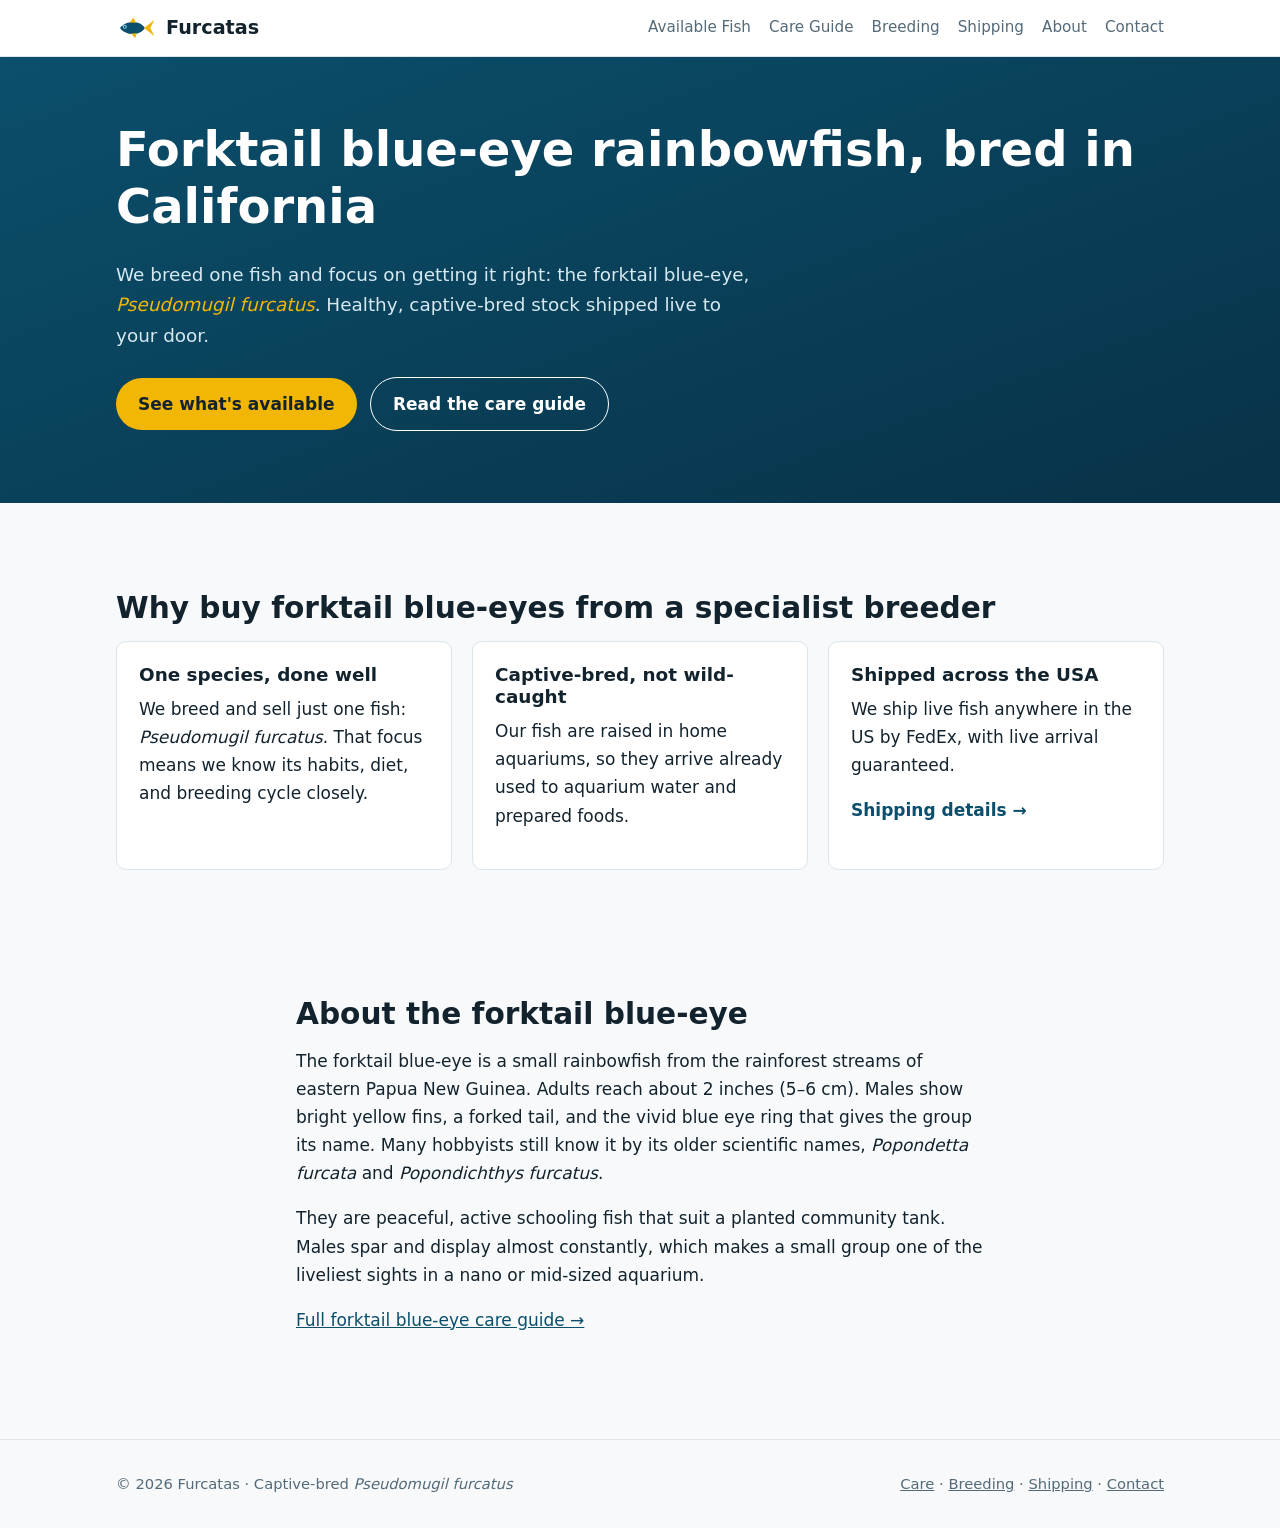
<file: index.html>
<!doctype html>
<html lang="en">
<head>
  <meta charset="utf-8">
  <meta name="viewport" content="width=device-width, initial-scale=1">
  <title>Forktail Blue-Eye Rainbowfish for Sale | Furcatas</title>
  <meta name="description" content="Captive-bred forktail blue-eye rainbowfish (Pseudomugil furcatus) for sale, bred in California and shipped live across the USA. Care guides, breeding tips, and current availability from Furcatas.">
  <link rel="canonical" href="https://furcatas.com/">
  <link rel="icon" href="/img/logo.svg" type="image/svg+xml">
  <link rel="stylesheet" href="/css/style.css">
  <meta property="og:type" content="website">
  <meta property="og:site_name" content="Furcatas">
  <meta property="og:title" content="Forktail Blue-Eye Rainbowfish for Sale | Furcatas">
  <meta property="og:description" content="Captive-bred Pseudomugil furcatus, bred in California and shipped live across the USA.">
  <meta property="og:url" content="https://furcatas.com/">
  <!-- TODO: add og:image once real fish photos exist (1200x630 JPG) -->
  <script type="application/ld+json">
  {
    "@context": "https://schema.org",
    "@graph": [
      {
        "@type": "Organization",
        "@id": "https://furcatas.com/#org",
        "name": "Furcatas",
        "url": "https://furcatas.com/",
        "logo": "https://furcatas.com/img/logo.svg",
        "email": "blueeyefurcatas@gmail.com",
        "description": "Small-scale California breeder of forktail blue-eye rainbowfish (Pseudomugil furcatus), shipping within the USA."
      },
      {
        "@type": "WebSite",
        "@id": "https://furcatas.com/#site",
        "url": "https://furcatas.com/",
        "name": "Furcatas",
        "publisher": { "@id": "https://furcatas.com/#org" }
      }
    ]
  }
  </script>
</head>
<body>
  <header class="site-header">
    <div class="wrap">
      <a class="logo" href="/"><img src="/img/logo.svg" alt="" width="40" height="24">Furcatas</a>
      <nav aria-label="Main">
        <ul class="nav">
          <li><a href="/available/">Available Fish</a></li>
          <li><a href="/forktail-blue-eye-care/">Care Guide</a></li>
          <li><a href="/breeding-forktail-blue-eyes/">Breeding</a></li>
          <li><a href="/shipping/">Shipping</a></li>
          <li><a href="/about/">About</a></li>
          <li><a href="/contact/">Contact</a></li>
        </ul>
      </nav>
    </div>
  </header>

  <main>
    <section class="hero">
      <div class="wrap">
        <h1>Forktail blue-eye rainbowfish, bred in California</h1>
        <p>We breed one fish and focus on getting it right: the forktail blue-eye, <span class="sci">Pseudomugil furcatus</span>. Healthy, captive-bred stock shipped live to your door.</p>
        <a class="btn btn-primary" href="/available/">See what's available</a>
        <a class="btn btn-ghost" href="/forktail-blue-eye-care/">Read the care guide</a>
      </div>
    </section>

    <!-- TODO: hero photo of a male forktail in full color goes here -->

    <section>
      <div class="wrap">
        <h2>Why buy forktail blue-eyes from a specialist breeder</h2>
        <div class="cards">
          <div class="card">
            <h3>One species, done well</h3>
            <p>We breed and sell just one fish: <em>Pseudomugil furcatus</em>. That focus means we know its habits, diet, and breeding cycle closely.</p>
          </div>
          <div class="card">
            <h3>Captive-bred, not wild-caught</h3>
            <p>Our fish are raised in home aquariums, so they arrive already used to aquarium water and prepared foods.</p>
          </div>
          <div class="card">
            <h3>Shipped across the USA</h3>
            <p>We ship live fish anywhere in the US by FedEx, with live arrival guaranteed.</p>
            <a class="more" href="/shipping/">Shipping details →</a>
          </div>
        </div>
      </div>
    </section>

    <section>
      <div class="wrap prose">
        <h2>About the forktail blue-eye</h2>
        <p>The forktail blue-eye is a small rainbowfish from the rainforest streams of eastern Papua New Guinea. Adults reach about 2 inches (5–6 cm). Males show bright yellow fins, a forked tail, and the vivid blue eye ring that gives the group its name. Many hobbyists still know it by its older scientific names, <em>Popondetta furcata</em> and <em>Popondichthys furcatus</em>.</p>
        <p>They are peaceful, active schooling fish that suit a planted community tank. Males spar and display almost constantly, which makes a small group one of the liveliest sights in a nano or mid-sized aquarium.</p>
        <p><a href="/forktail-blue-eye-care/">Full forktail blue-eye care guide →</a></p>
      </div>
    </section>
  </main>

  <footer class="site-footer">
    <div class="wrap">
      <span>© 2026 Furcatas · Captive-bred <em>Pseudomugil furcatus</em></span>
      <span><a href="/forktail-blue-eye-care/">Care</a> · <a href="/breeding-forktail-blue-eyes/">Breeding</a> · <a href="/shipping/">Shipping</a> · <a href="/contact/">Contact</a></span>
    </div>
  </footer>
</body>
</html>
</file>
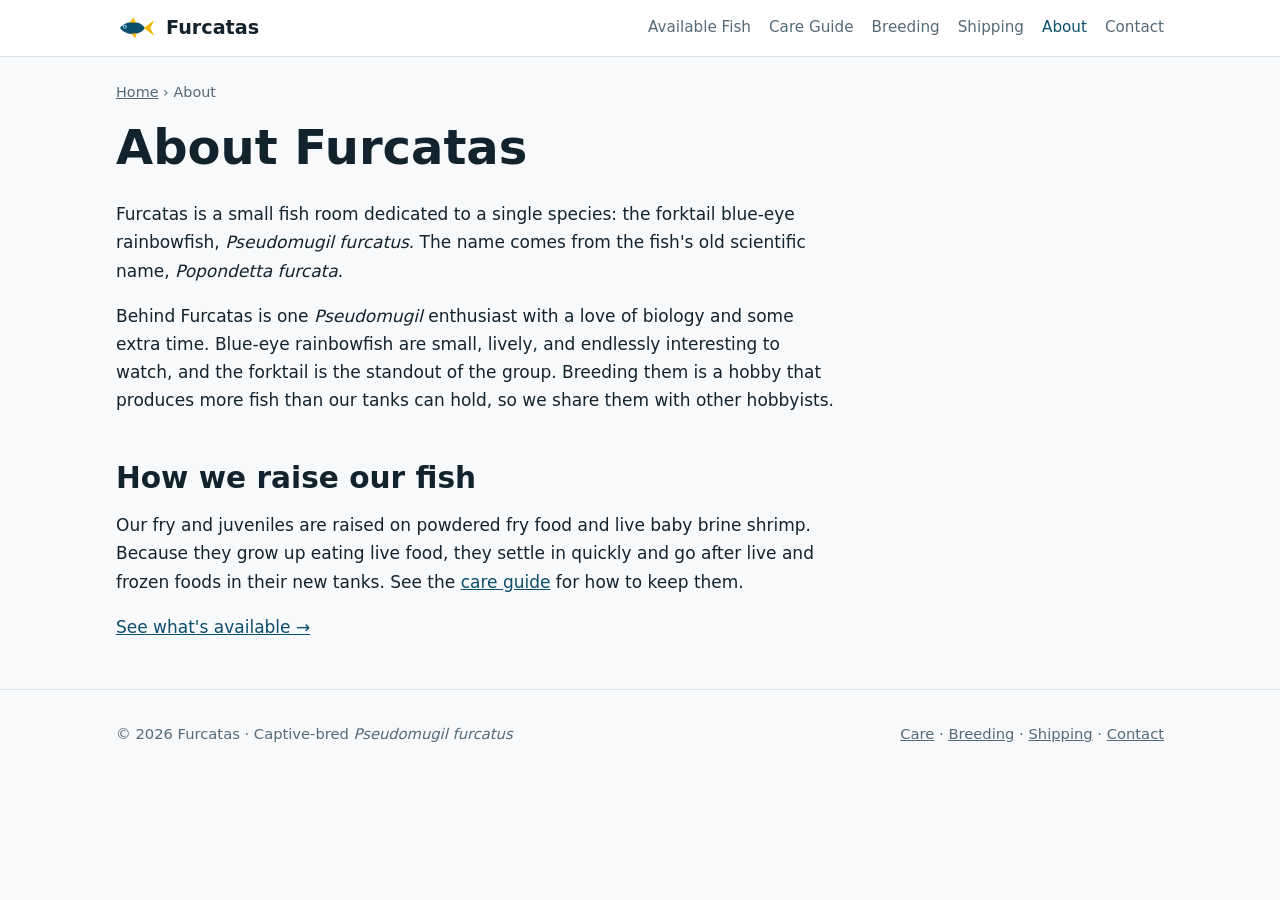
<file: about/index.html>
<!doctype html>
<html lang="en">
<head>
  <meta charset="utf-8">
  <meta name="viewport" content="width=device-width, initial-scale=1">
  <title>About Furcatas: Forktail Blue-Eye Breeder</title>
  <meta name="description" content="Furcatas is a small, specialist breeder of forktail blue-eye rainbowfish (Pseudomugil furcatus) in California.">
  <link rel="canonical" href="https://furcatas.com/about/">
  <link rel="icon" href="/img/logo.svg" type="image/svg+xml">
  <link rel="stylesheet" href="/css/style.css">
  <meta property="og:type" content="website">
  <meta property="og:site_name" content="Furcatas">
  <meta property="og:title" content="About Furcatas: Forktail Blue-Eye Breeder">
  <meta property="og:description" content="Furcatas is a small, specialist breeder of forktail blue-eye rainbowfish (Pseudomugil furcatus) in California.">
  <meta property="og:url" content="https://furcatas.com/about/">
  <script type="application/ld+json">
  {
    "@context": "https://schema.org",
    "@type": "BreadcrumbList",
    "itemListElement": [
      { "@type": "ListItem", "position": 1, "name": "Home", "item": "https://furcatas.com/" },
      { "@type": "ListItem", "position": 2, "name": "About", "item": "https://furcatas.com/about/" }
    ]
  }
  </script>
</head>
<body>
  <header class="site-header">
    <div class="wrap">
      <a class="logo" href="/"><img src="/img/logo.svg" alt="" width="40" height="24">Furcatas</a>
      <nav aria-label="Main">
        <ul class="nav">
          <li><a href="/available/">Available Fish</a></li>
          <li><a href="/forktail-blue-eye-care/">Care Guide</a></li>
          <li><a href="/breeding-forktail-blue-eyes/">Breeding</a></li>
          <li><a href="/shipping/">Shipping</a></li>
          <li><a href="/about/" aria-current="page">About</a></li>
          <li><a href="/contact/">Contact</a></li>
        </ul>
      </nav>
    </div>
  </header>

  <main class="wrap">
    <p class="breadcrumb"><a href="/">Home</a> › About</p>
    <div class="prose">
      <h1>About Furcatas</h1>
      <p>Furcatas is a small fish room dedicated to a single species: the forktail blue-eye rainbowfish, <em>Pseudomugil furcatus</em>. The name comes from the fish's old scientific name, <em>Popondetta furcata</em>.</p>
      <p>Behind Furcatas is one <em>Pseudomugil</em> enthusiast with a love of biology and some extra time. Blue-eye rainbowfish are small, lively, and endlessly interesting to watch, and the forktail is the standout of the group. Breeding them is a hobby that produces more fish than our tanks can hold, so we share them with other hobbyists.</p>
      <!-- TODO: add a fish room photo here once available -->
      <h2>How we raise our fish</h2>
      <p>Our fry and juveniles are raised on powdered fry food and live baby brine shrimp. Because they grow up eating live food, they settle in quickly and go after live and frozen foods in their new tanks. See the <a href="/forktail-blue-eye-care/">care guide</a> for how to keep them.</p>
      <p><a href="/available/">See what's available →</a></p>
    </div>
  </main>

  <footer class="site-footer">
    <div class="wrap">
      <span>© 2026 Furcatas · Captive-bred <em>Pseudomugil furcatus</em></span>
      <span><a href="/forktail-blue-eye-care/">Care</a> · <a href="/breeding-forktail-blue-eyes/">Breeding</a> · <a href="/shipping/">Shipping</a> · <a href="/contact/">Contact</a></span>
    </div>
  </footer>
</body>
</html>
</file>
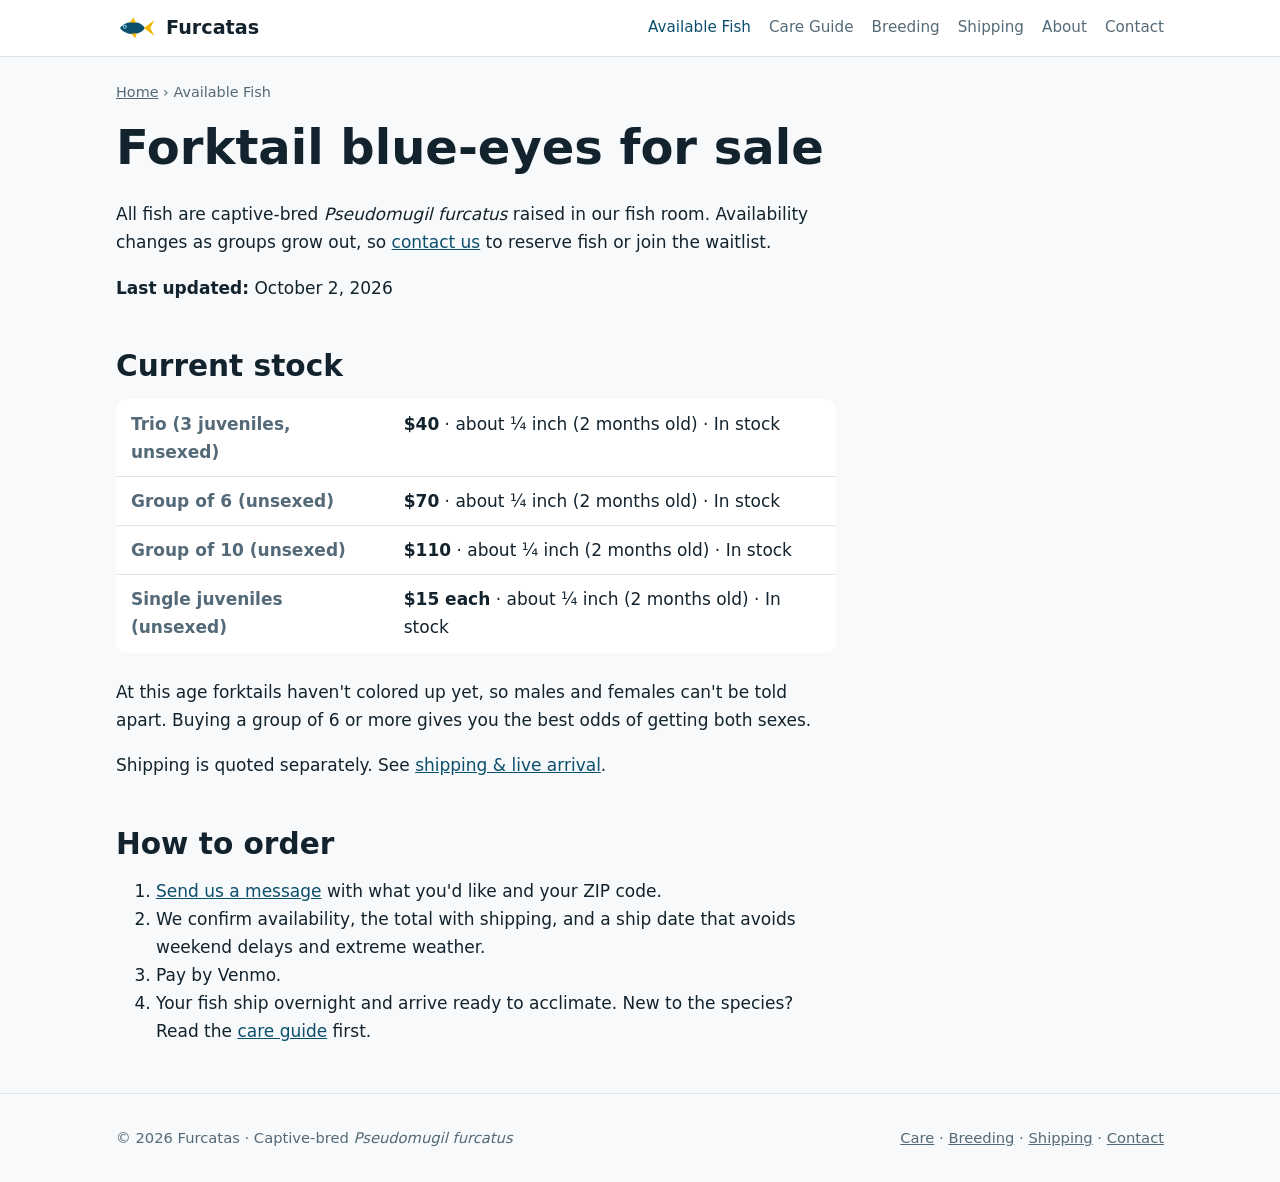
<file: available/index.html>
<!doctype html>
<html lang="en">
<head>
  <meta charset="utf-8">
  <meta name="viewport" content="width=device-width, initial-scale=1">
  <title>Forktail Blue-Eyes for Sale: Current Availability | Furcatas</title>
  <meta name="description" content="Captive-bred forktail blue-eye rainbowfish (Pseudomugil furcatus) currently available: trios, groups, and single juveniles shipped live across the USA.">
  <link rel="canonical" href="https://furcatas.com/available/">
  <link rel="icon" href="/img/logo.svg" type="image/svg+xml">
  <link rel="stylesheet" href="/css/style.css">
  <meta property="og:type" content="website">
  <meta property="og:site_name" content="Furcatas">
  <meta property="og:title" content="Forktail Blue-Eyes for Sale: Current Availability | Furcatas">
  <meta property="og:description" content="Captive-bred forktail blue-eye rainbowfish (Pseudomugil furcatus) currently available: trios, groups, and single juveniles shipped live across the USA.">
  <meta property="og:url" content="https://furcatas.com/available/">
  <script type="application/ld+json">
  {
    "@context": "https://schema.org",
    "@type": "BreadcrumbList",
    "itemListElement": [
      { "@type": "ListItem", "position": 1, "name": "Home", "item": "https://furcatas.com/" },
      { "@type": "ListItem", "position": 2, "name": "Available Fish", "item": "https://furcatas.com/available/" }
    ]
  }
  </script>
</head>
<body>
  <header class="site-header">
    <div class="wrap">
      <a class="logo" href="/"><img src="/img/logo.svg" alt="" width="40" height="24">Furcatas</a>
      <nav aria-label="Main">
        <ul class="nav">
          <li><a href="/available/" aria-current="page">Available Fish</a></li>
          <li><a href="/forktail-blue-eye-care/">Care Guide</a></li>
          <li><a href="/breeding-forktail-blue-eyes/">Breeding</a></li>
          <li><a href="/shipping/">Shipping</a></li>
          <li><a href="/about/">About</a></li>
          <li><a href="/contact/">Contact</a></li>
        </ul>
      </nav>
    </div>
  </header>

  <main class="wrap">
    <p class="breadcrumb"><a href="/">Home</a> › Available Fish</p>
    <div class="prose">
      <h1>Forktail blue-eyes for sale</h1>
      <p>All fish are captive-bred <em>Pseudomugil furcatus</em> raised in our fish room. Availability changes as groups grow out, so <a href="/contact/">contact us</a> to reserve fish or join the waitlist.</p>
      <p><strong>Last updated:</strong> October 2, 2026</p>

      <h2>Current stock</h2>
      <table class="facts">
        <tr><th>Trio (3 juveniles, unsexed)</th><td><strong>$40</strong> · about ¼ inch (2 months old) · In stock</td></tr>
        <tr><th>Group of 6 (unsexed)</th><td><strong>$70</strong> · about ¼ inch (2 months old) · In stock</td></tr>
        <tr><th>Group of 10 (unsexed)</th><td><strong>$110</strong> · about ¼ inch (2 months old) · In stock</td></tr>
        <tr><th>Single juveniles (unsexed)</th><td><strong>$15 each</strong> · about ¼ inch (2 months old) · In stock</td></tr>
      </table>
      <p>At this age forktails haven't colored up yet, so males and females can't be told apart. Buying a group of 6 or more gives you the best odds of getting both sexes.</p>
      <p>Shipping is quoted separately. See <a href="/shipping/">shipping &amp; live arrival</a>.</p>

      <!-- TODO: Photo placeholder: an actual group from current stock -->

      <h2>How to order</h2>
      <ol>
        <li><a href="/contact/">Send us a message</a> with what you'd like and your ZIP code.</li>
        <li>We confirm availability, the total with shipping, and a ship date that avoids weekend delays and extreme weather.</li>
        <li>Pay by Venmo.</li>
        <li>Your fish ship overnight and arrive ready to acclimate. New to the species? Read the <a href="/forktail-blue-eye-care/">care guide</a> first.</li>
      </ol>
    </div>
  </main>

  <footer class="site-footer">
    <div class="wrap">
      <span>© 2026 Furcatas · Captive-bred <em>Pseudomugil furcatus</em></span>
      <span><a href="/forktail-blue-eye-care/">Care</a> · <a href="/breeding-forktail-blue-eyes/">Breeding</a> · <a href="/shipping/">Shipping</a> · <a href="/contact/">Contact</a></span>
    </div>
  </footer>
</body>
</html>
</file>
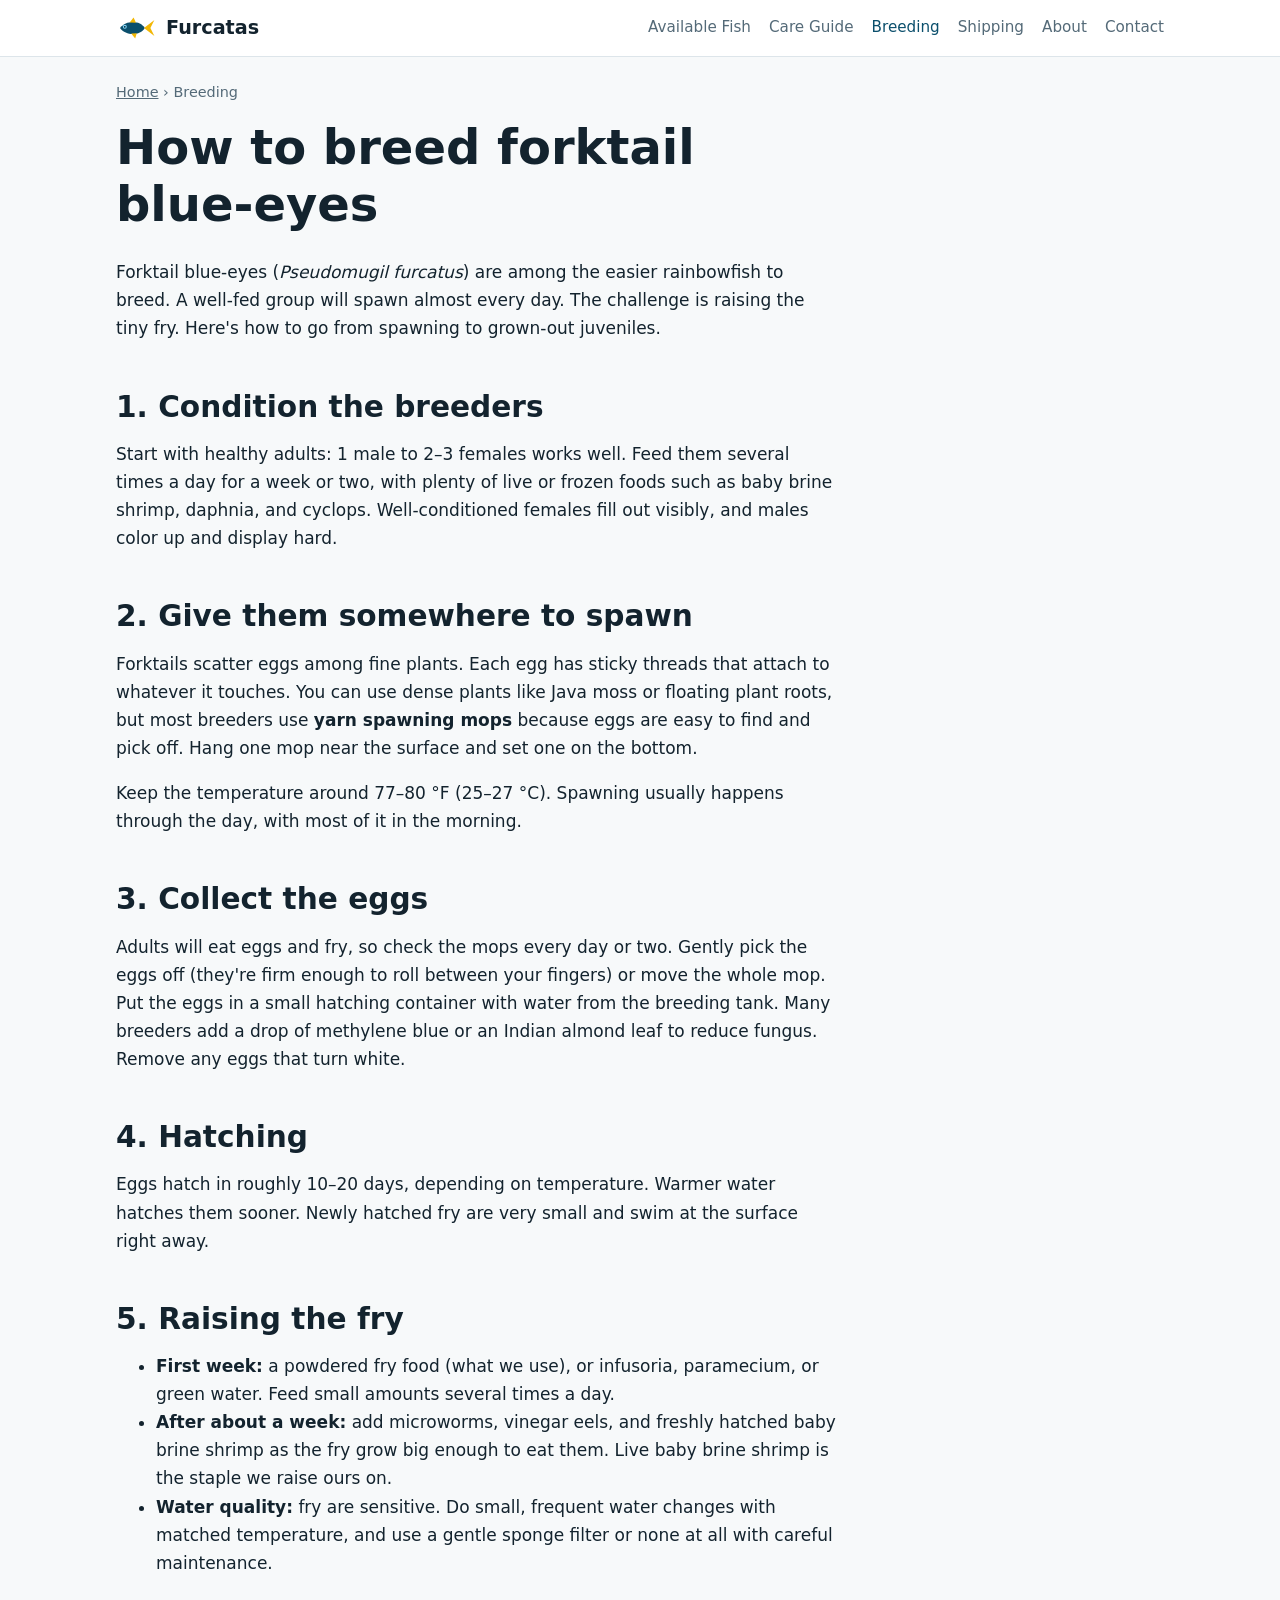
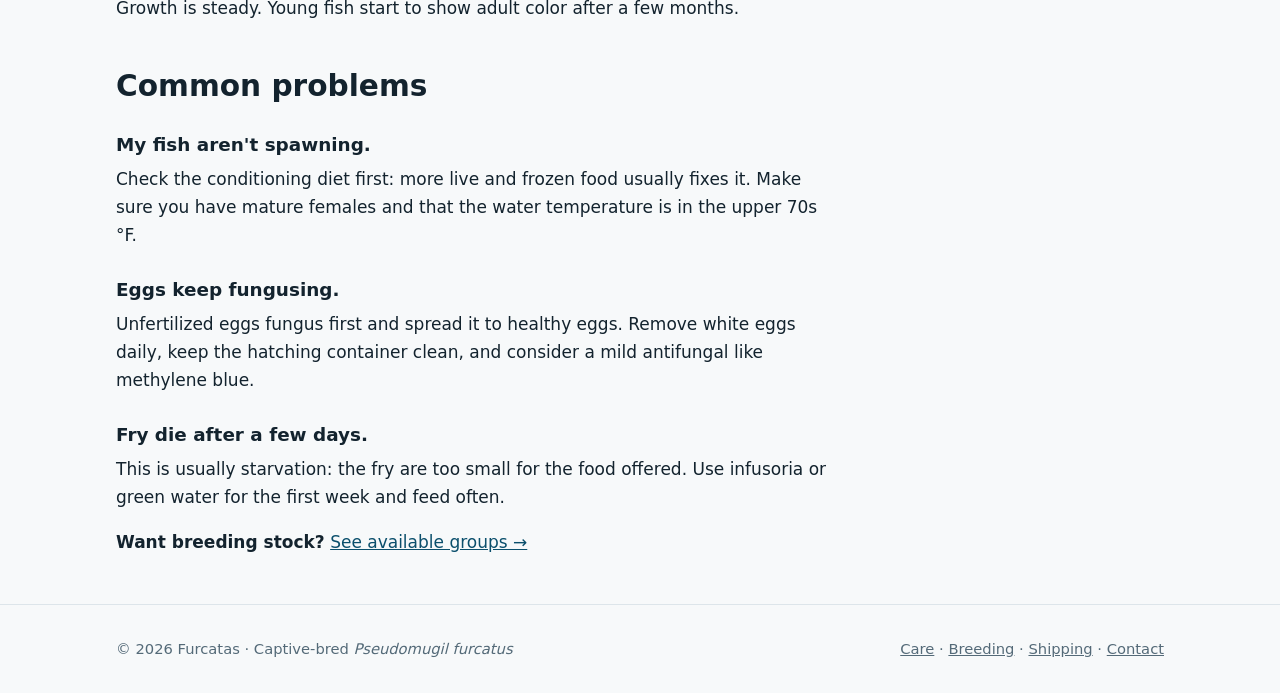
<file: breeding-forktail-blue-eyes/index.html>
<!doctype html>
<html lang="en">
<head>
  <meta charset="utf-8">
  <meta name="viewport" content="width=device-width, initial-scale=1">
  <title>How to Breed Forktail Blue-Eye Rainbowfish | Furcatas</title>
  <meta name="description" content="A breeder's guide to spawning forktail blue-eyes (Pseudomugil furcatus): conditioning, spawning mops, collecting eggs, hatching, and raising fry.">
  <link rel="canonical" href="https://furcatas.com/breeding-forktail-blue-eyes/">
  <link rel="icon" href="/img/logo.svg" type="image/svg+xml">
  <link rel="stylesheet" href="/css/style.css">
  <meta property="og:type" content="article">
  <meta property="og:site_name" content="Furcatas">
  <meta property="og:title" content="How to Breed Forktail Blue-Eye Rainbowfish">
  <meta property="og:description" content="Conditioning, spawning mops, egg collection, and raising Pseudomugil furcatus fry.">
  <meta property="og:url" content="https://furcatas.com/breeding-forktail-blue-eyes/">
  <script type="application/ld+json">
  {
    "@context": "https://schema.org",
    "@graph": [
      {
        "@type": "Article",
        "headline": "How to Breed Forktail Blue-Eye Rainbowfish",
        "description": "Conditioning, spawning, egg collection, hatching, and raising Pseudomugil furcatus fry.",
        "datePublished": "2026-10-01",
        "dateModified": "2026-10-01",
        "author": { "@type": "Organization", "name": "Furcatas", "url": "https://furcatas.com/" },
        "publisher": { "@id": "https://furcatas.com/#org" },
        "mainEntityOfPage": "https://furcatas.com/breeding-forktail-blue-eyes/"
      },
      {
        "@type": "BreadcrumbList",
        "itemListElement": [
          { "@type": "ListItem", "position": 1, "name": "Home", "item": "https://furcatas.com/" },
          { "@type": "ListItem", "position": 2, "name": "Breeding", "item": "https://furcatas.com/breeding-forktail-blue-eyes/" }
        ]
      }
    ]
  }
  </script>
</head>
<body>
  <header class="site-header">
    <div class="wrap">
      <a class="logo" href="/"><img src="/img/logo.svg" alt="" width="40" height="24">Furcatas</a>
      <nav aria-label="Main">
        <ul class="nav">
          <li><a href="/available/">Available Fish</a></li>
          <li><a href="/forktail-blue-eye-care/">Care Guide</a></li>
          <li><a href="/breeding-forktail-blue-eyes/" aria-current="page">Breeding</a></li>
          <li><a href="/shipping/">Shipping</a></li>
          <li><a href="/about/">About</a></li>
          <li><a href="/contact/">Contact</a></li>
        </ul>
      </nav>
    </div>
  </header>

  <main class="wrap">
    <p class="breadcrumb"><a href="/">Home</a> › Breeding</p>
    <article class="prose">
      <h1>How to breed forktail blue-eyes</h1>
      <p>Forktail blue-eyes (<em>Pseudomugil furcatus</em>) are among the easier rainbowfish to breed. A well-fed group will spawn almost every day. The challenge is raising the tiny fry. Here's how to go from spawning to grown-out juveniles.</p>

      <h2>1. Condition the breeders</h2>
      <p>Start with healthy adults: 1 male to 2–3 females works well. Feed them several times a day for a week or two, with plenty of live or frozen foods such as baby brine shrimp, daphnia, and cyclops. Well-conditioned females fill out visibly, and males color up and display hard.</p>

      <h2>2. Give them somewhere to spawn</h2>
      <p>Forktails scatter eggs among fine plants. Each egg has sticky threads that attach to whatever it touches. You can use dense plants like Java moss or floating plant roots, but most breeders use <strong>yarn spawning mops</strong> because eggs are easy to find and pick off. Hang one mop near the surface and set one on the bottom.</p>
      <p>Keep the temperature around 77–80 °F (25–27 °C). Spawning usually happens through the day, with most of it in the morning.</p>

      <h2>3. Collect the eggs</h2>
      <p>Adults will eat eggs and fry, so check the mops every day or two. Gently pick the eggs off (they're firm enough to roll between your fingers) or move the whole mop. Put the eggs in a small hatching container with water from the breeding tank. Many breeders add a drop of methylene blue or an Indian almond leaf to reduce fungus. Remove any eggs that turn white.</p>

      <h2>4. Hatching</h2>
      <p>Eggs hatch in roughly 10–20 days, depending on temperature. Warmer water hatches them sooner. Newly hatched fry are very small and swim at the surface right away.</p>

      <h2>5. Raising the fry</h2>
      <ul>
        <li><strong>First week:</strong> a powdered fry food (what we use), or infusoria, paramecium, or green water. Feed small amounts several times a day.</li>
        <li><strong>After about a week:</strong> add microworms, vinegar eels, and freshly hatched baby brine shrimp as the fry grow big enough to eat them. Live baby brine shrimp is the staple we raise ours on.</li>
        <li><strong>Water quality:</strong> fry are sensitive. Do small, frequent water changes with matched temperature, and use a gentle sponge filter or none at all with careful maintenance.</li>
      </ul>
      <p>Growth is steady. Young fish start to show adult color after a few months.</p>

      <h2>Common problems</h2>
      <h3>My fish aren't spawning.</h3>
      <p>Check the conditioning diet first: more live and frozen food usually fixes it. Make sure you have mature females and that the water temperature is in the upper 70s °F.</p>
      <h3>Eggs keep fungusing.</h3>
      <p>Unfertilized eggs fungus first and spread it to healthy eggs. Remove white eggs daily, keep the hatching container clean, and consider a mild antifungal like methylene blue.</p>
      <h3>Fry die after a few days.</h3>
      <p>This is usually starvation: the fry are too small for the food offered. Use infusoria or green water for the first week and feed often.</p>

      <p><strong>Want breeding stock?</strong> <a href="/available/">See available groups →</a></p>
    </article>
  </main>

  <footer class="site-footer">
    <div class="wrap">
      <span>© 2026 Furcatas · Captive-bred <em>Pseudomugil furcatus</em></span>
      <span><a href="/forktail-blue-eye-care/">Care</a> · <a href="/breeding-forktail-blue-eyes/">Breeding</a> · <a href="/shipping/">Shipping</a> · <a href="/contact/">Contact</a></span>
    </div>
  </footer>
</body>
</html>
</file>
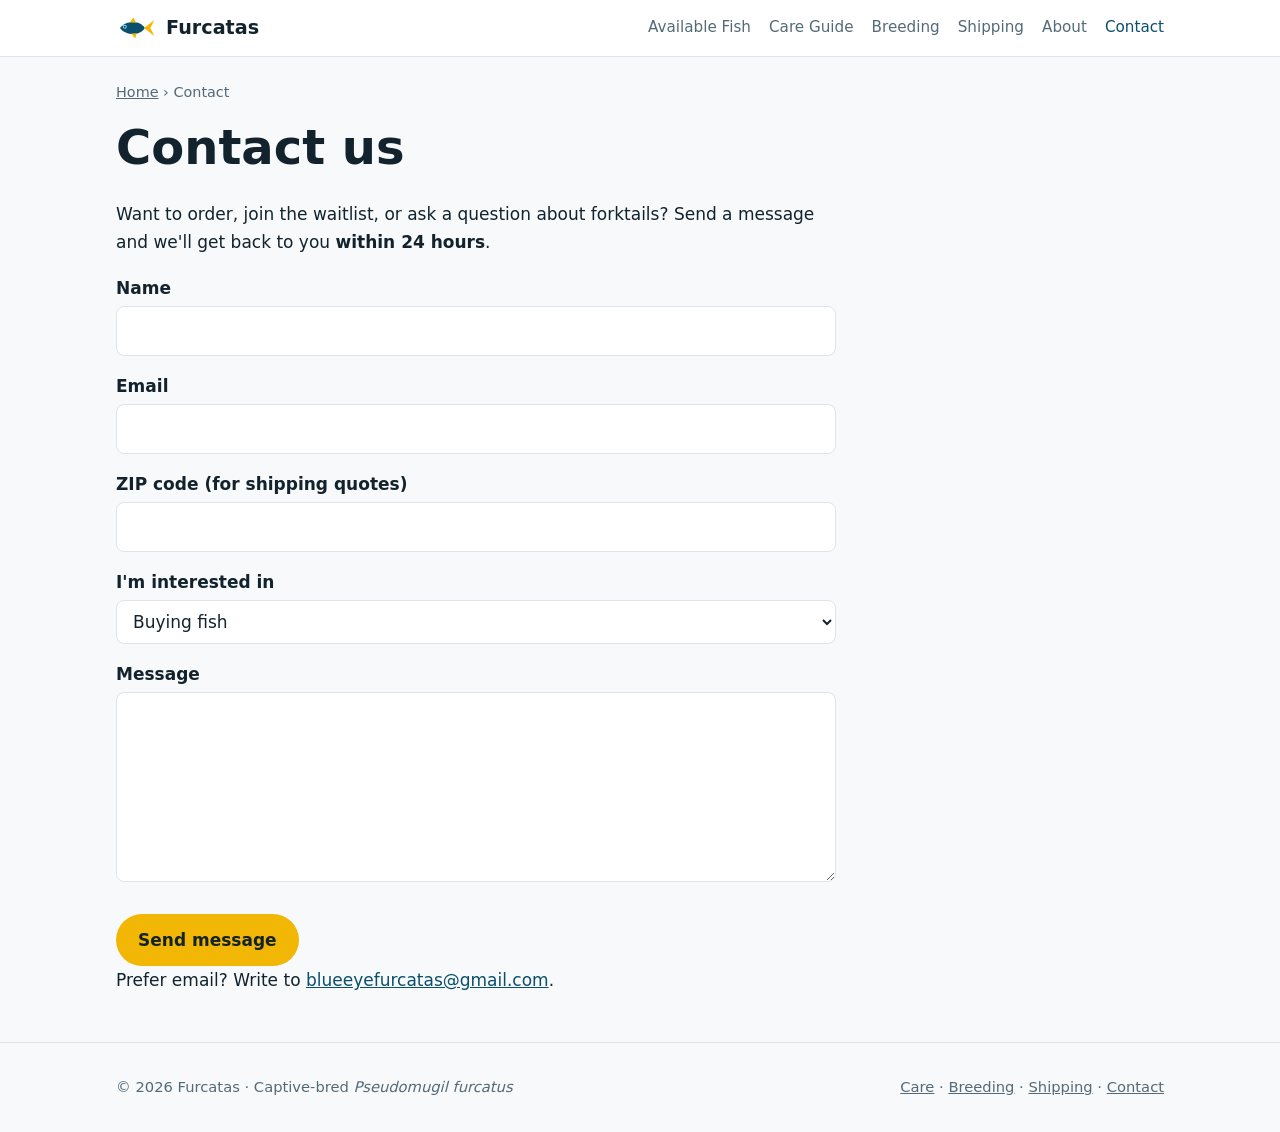
<file: contact/index.html>
<!doctype html>
<html lang="en">
<head>
  <meta charset="utf-8">
  <meta name="viewport" content="width=device-width, initial-scale=1">
  <title>Contact Furcatas: Order Forktail Blue-Eyes</title>
  <meta name="description" content="Contact Furcatas to order captive-bred forktail blue-eye rainbowfish, join the waitlist, or ask a care question.">
  <link rel="canonical" href="https://furcatas.com/contact/">
  <link rel="icon" href="/img/logo.svg" type="image/svg+xml">
  <link rel="stylesheet" href="/css/style.css">
  <meta property="og:type" content="website">
  <meta property="og:site_name" content="Furcatas">
  <meta property="og:title" content="Contact Furcatas: Order Forktail Blue-Eyes">
  <meta property="og:description" content="Contact Furcatas to order captive-bred forktail blue-eye rainbowfish, join the waitlist, or ask a care question.">
  <meta property="og:url" content="https://furcatas.com/contact/">
  <script type="application/ld+json">
  {
    "@context": "https://schema.org",
    "@type": "BreadcrumbList",
    "itemListElement": [
      { "@type": "ListItem", "position": 1, "name": "Home", "item": "https://furcatas.com/" },
      { "@type": "ListItem", "position": 2, "name": "Contact", "item": "https://furcatas.com/contact/" }
    ]
  }
  </script>
</head>
<body>
  <header class="site-header">
    <div class="wrap">
      <a class="logo" href="/"><img src="/img/logo.svg" alt="" width="40" height="24">Furcatas</a>
      <nav aria-label="Main">
        <ul class="nav">
          <li><a href="/available/">Available Fish</a></li>
          <li><a href="/forktail-blue-eye-care/">Care Guide</a></li>
          <li><a href="/breeding-forktail-blue-eyes/">Breeding</a></li>
          <li><a href="/shipping/">Shipping</a></li>
          <li><a href="/about/">About</a></li>
          <li><a href="/contact/" aria-current="page">Contact</a></li>
        </ul>
      </nav>
    </div>
  </header>

  <main class="wrap">
    <p class="breadcrumb"><a href="/">Home</a> › Contact</p>
    <div class="prose">
      <h1>Contact us</h1>
      <p>Want to order, join the waitlist, or ask a question about forktails? Send a message and we'll get back to you <strong>within 24 hours</strong>.</p>
      <form action="https://formspree.io/f/xeaobdqz" method="POST">
        <div class="field"><label for="name">Name</label><input id="name" name="name" autocomplete="name" required></div>
        <div class="field"><label for="email">Email</label><input id="email" name="email" type="email" autocomplete="email" required></div>
        <div class="field"><label for="zip">ZIP code (for shipping quotes)</label><input id="zip" name="zip" inputmode="numeric" autocomplete="postal-code"></div>
        <div class="field"><label for="topic">I'm interested in</label>
          <select id="topic" name="topic">
            <option>Buying fish</option>
            <option>Joining the waitlist</option>
            <option>A care or breeding question</option>
            <option>Something else</option>
          </select></div>
        <div class="field"><label for="message">Message</label><textarea id="message" name="message" rows="6" required></textarea></div>
        <button class="btn btn-primary" type="submit">Send message</button>
      </form>
      <p>Prefer email? Write to <a href="mailto:blueeyefurcatas@gmail.com">blueeyefurcatas@gmail.com</a>.</p>
    </div>
  </main>

  <footer class="site-footer">
    <div class="wrap">
      <span>© 2026 Furcatas · Captive-bred <em>Pseudomugil furcatus</em></span>
      <span><a href="/forktail-blue-eye-care/">Care</a> · <a href="/breeding-forktail-blue-eyes/">Breeding</a> · <a href="/shipping/">Shipping</a> · <a href="/contact/">Contact</a></span>
    </div>
  </footer>
</body>
</html>
</file>
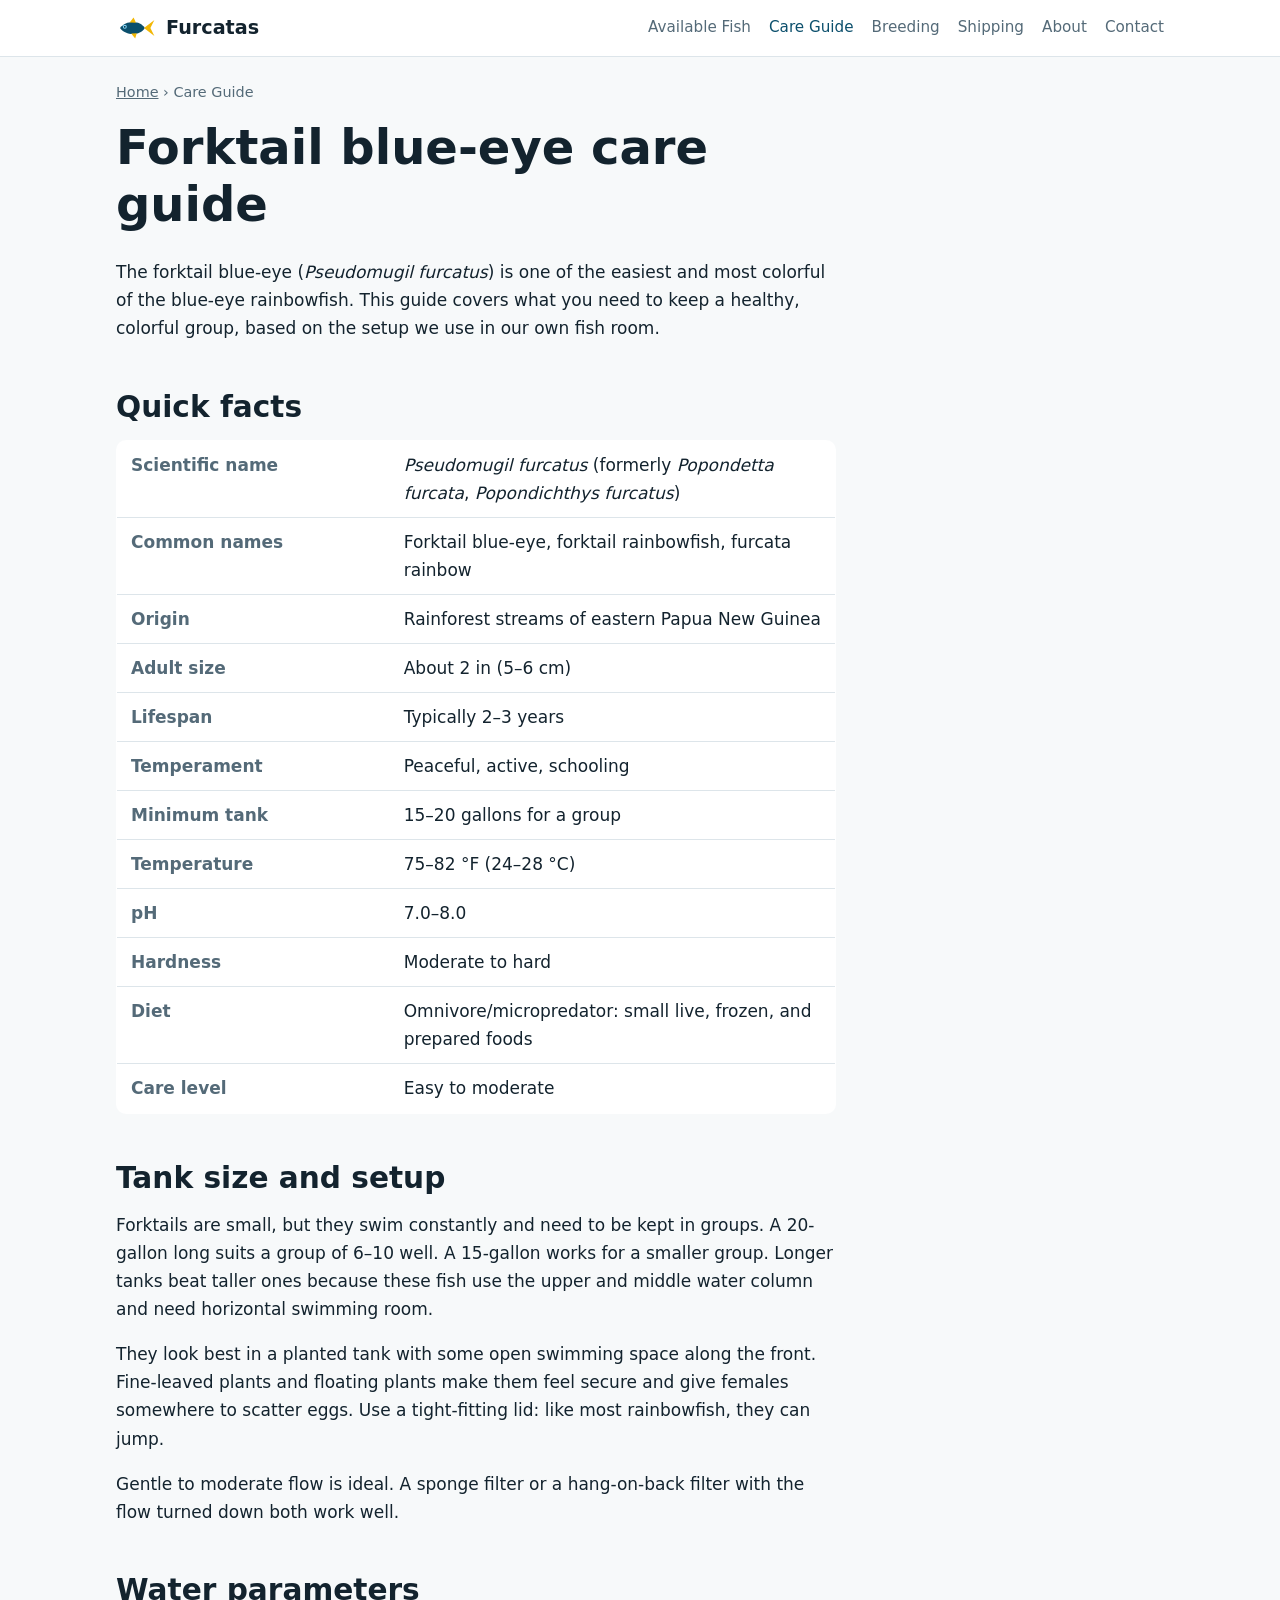
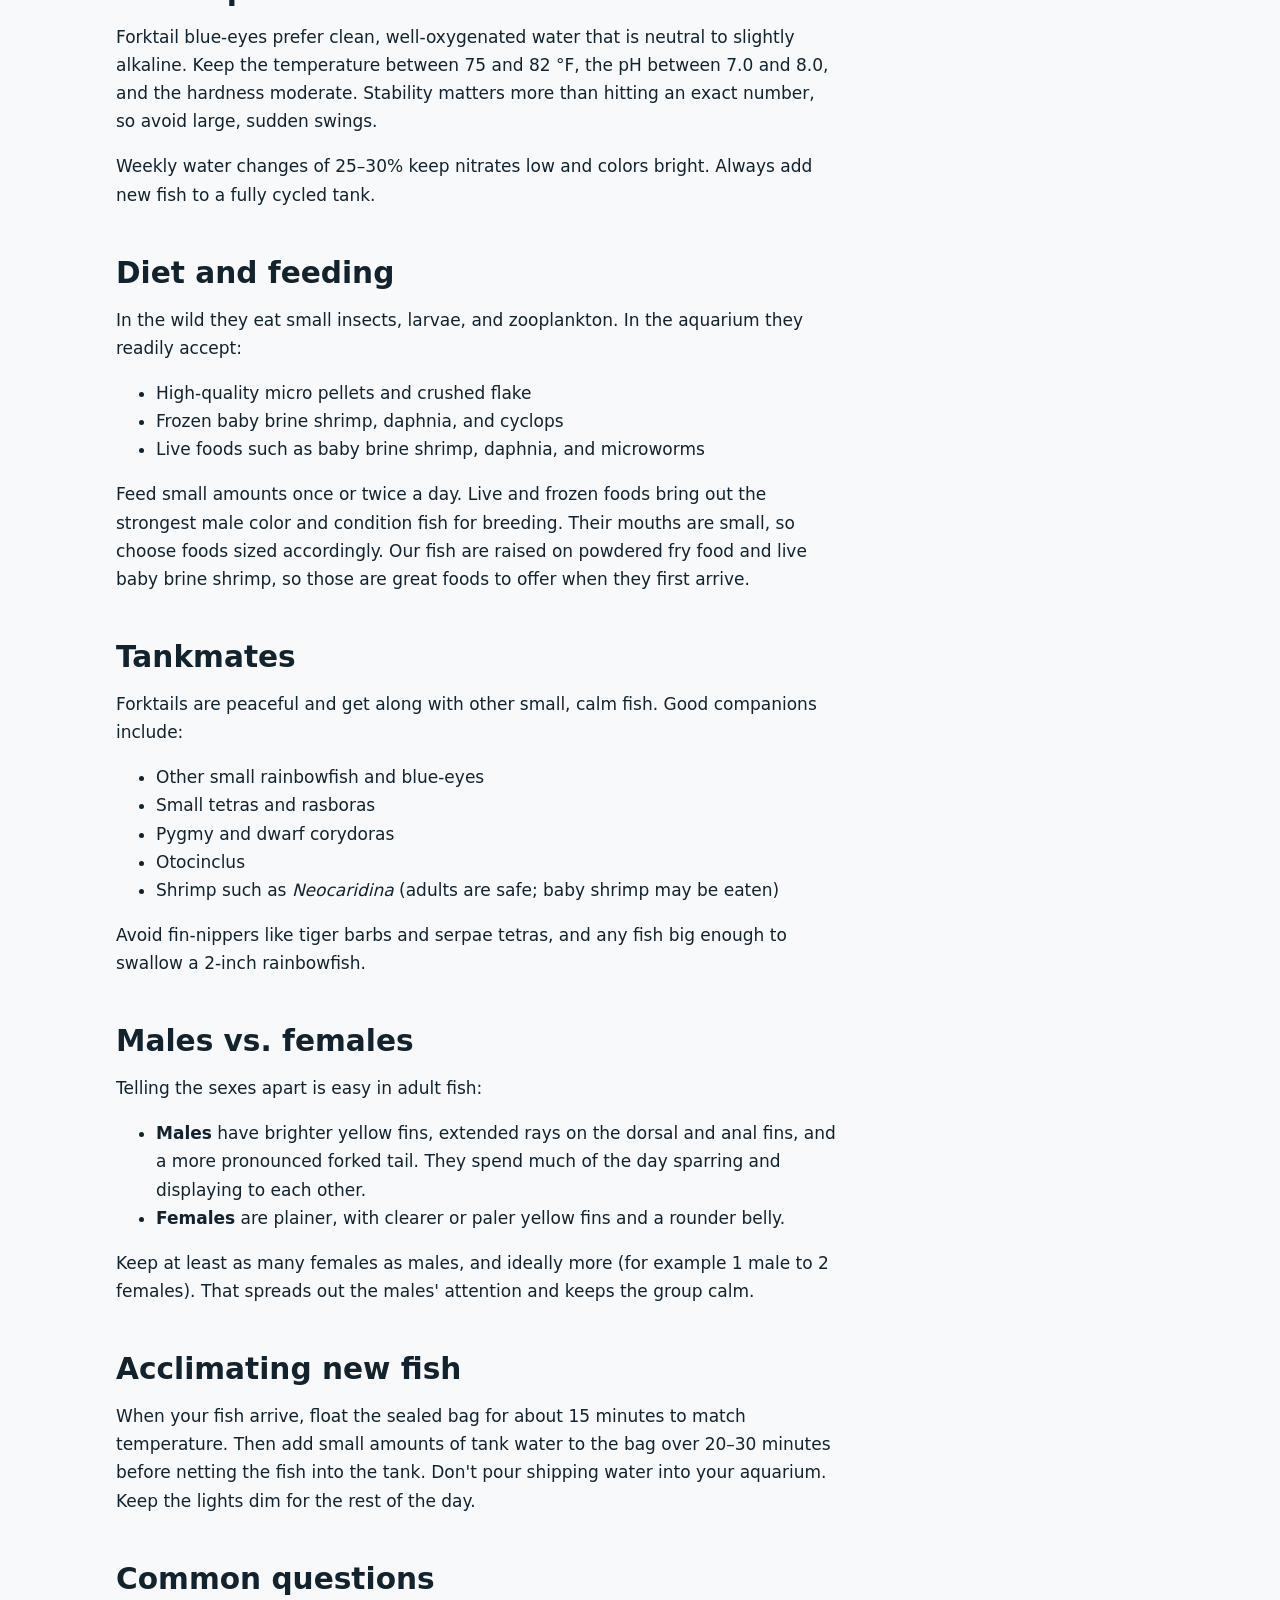
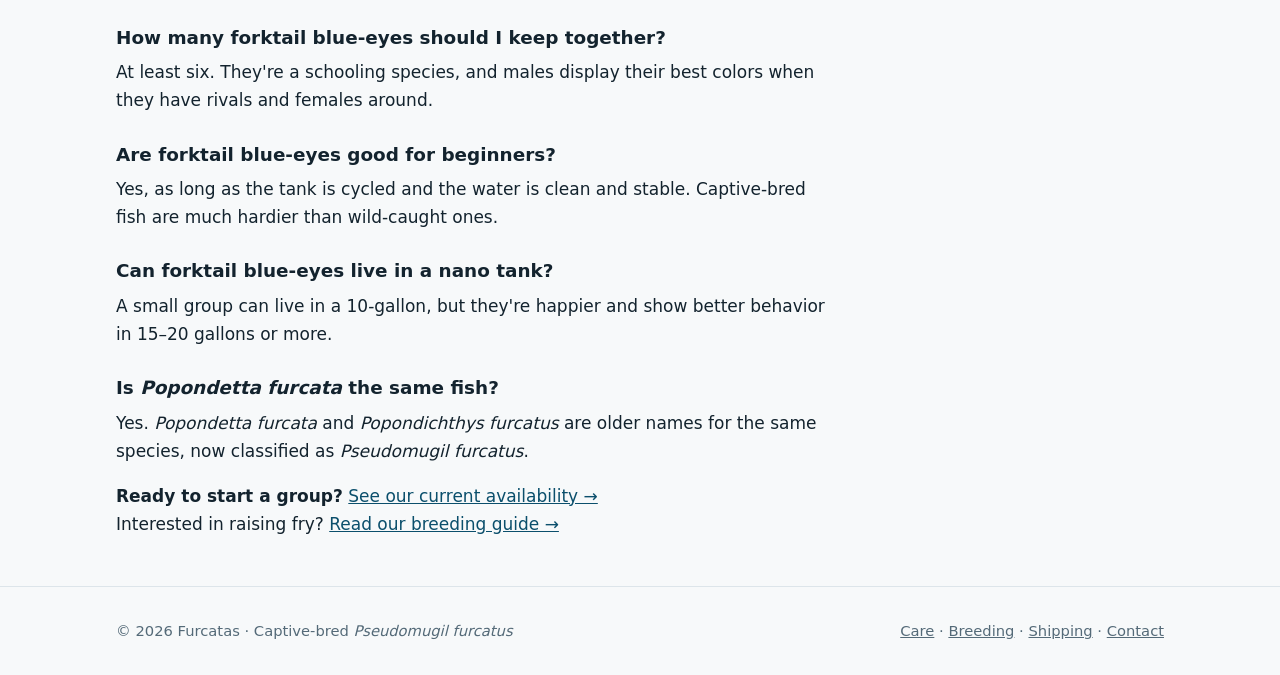
<file: forktail-blue-eye-care/index.html>
<!doctype html>
<html lang="en">
<head>
  <meta charset="utf-8">
  <meta name="viewport" content="width=device-width, initial-scale=1">
  <title>Forktail Blue-Eye Care Guide (Pseudomugil furcatus) | Furcatas</title>
  <meta name="description" content="How to keep forktail blue-eye rainbowfish (Pseudomugil furcatus): tank size, water parameters, diet, tankmates, and telling males from females. A breeder's care guide.">
  <link rel="canonical" href="https://furcatas.com/forktail-blue-eye-care/">
  <link rel="icon" href="/img/logo.svg" type="image/svg+xml">
  <link rel="stylesheet" href="/css/style.css">
  <meta property="og:type" content="article">
  <meta property="og:site_name" content="Furcatas">
  <meta property="og:title" content="Forktail Blue-Eye Care Guide (Pseudomugil furcatus)">
  <meta property="og:description" content="Tank size, water parameters, diet, and tankmates for forktail blue-eye rainbowfish.">
  <meta property="og:url" content="https://furcatas.com/forktail-blue-eye-care/">
  <script type="application/ld+json">
  {
    "@context": "https://schema.org",
    "@graph": [
      {
        "@type": "Article",
        "headline": "Forktail Blue-Eye Care Guide (Pseudomugil furcatus)",
        "description": "How to keep forktail blue-eye rainbowfish: tank size, water parameters, diet, tankmates, and sexing.",
        "datePublished": "2026-10-01",
        "dateModified": "2026-10-01",
        "author": { "@type": "Organization", "name": "Furcatas", "url": "https://furcatas.com/" },
        "publisher": { "@id": "https://furcatas.com/#org" },
        "mainEntityOfPage": "https://furcatas.com/forktail-blue-eye-care/"
      },
      {
        "@type": "BreadcrumbList",
        "itemListElement": [
          { "@type": "ListItem", "position": 1, "name": "Home", "item": "https://furcatas.com/" },
          { "@type": "ListItem", "position": 2, "name": "Care Guide", "item": "https://furcatas.com/forktail-blue-eye-care/" }
        ]
      }
    ]
  }
  </script>
</head>
<body>
  <header class="site-header">
    <div class="wrap">
      <a class="logo" href="/"><img src="/img/logo.svg" alt="" width="40" height="24">Furcatas</a>
      <nav aria-label="Main">
        <ul class="nav">
          <li><a href="/available/">Available Fish</a></li>
          <li><a href="/forktail-blue-eye-care/" aria-current="page">Care Guide</a></li>
          <li><a href="/breeding-forktail-blue-eyes/">Breeding</a></li>
          <li><a href="/shipping/">Shipping</a></li>
          <li><a href="/about/">About</a></li>
          <li><a href="/contact/">Contact</a></li>
        </ul>
      </nav>
    </div>
  </header>

  <main class="wrap">
    <p class="breadcrumb"><a href="/">Home</a> › Care Guide</p>
    <article class="prose">
      <h1>Forktail blue-eye care guide</h1>
      <p>The forktail blue-eye (<em>Pseudomugil furcatus</em>) is one of the easiest and most colorful of the blue-eye rainbowfish. This guide covers what you need to keep a healthy, colorful group, based on the setup we use in our own fish room.</p>

      <h2>Quick facts</h2>
      <table class="facts">
        <tr><th>Scientific name</th><td><em>Pseudomugil furcatus</em> (formerly <em>Popondetta furcata</em>, <em>Popondichthys furcatus</em>)</td></tr>
        <tr><th>Common names</th><td>Forktail blue-eye, forktail rainbowfish, furcata rainbow</td></tr>
        <tr><th>Origin</th><td>Rainforest streams of eastern Papua New Guinea</td></tr>
        <tr><th>Adult size</th><td>About 2 in (5–6 cm)</td></tr>
        <tr><th>Lifespan</th><td>Typically 2–3 years</td></tr>
        <tr><th>Temperament</th><td>Peaceful, active, schooling</td></tr>
        <tr><th>Minimum tank</th><td>15–20 gallons for a group</td></tr>
        <tr><th>Temperature</th><td>75–82 °F (24–28 °C)</td></tr>
        <tr><th>pH</th><td>7.0–8.0</td></tr>
        <tr><th>Hardness</th><td>Moderate to hard</td></tr>
        <tr><th>Diet</th><td>Omnivore/micropredator: small live, frozen, and prepared foods</td></tr>
        <tr><th>Care level</th><td>Easy to moderate</td></tr>
      </table>

      <h2>Tank size and setup</h2>
      <p>Forktails are small, but they swim constantly and need to be kept in groups. A 20-gallon long suits a group of 6–10 well. A 15-gallon works for a smaller group. Longer tanks beat taller ones because these fish use the upper and middle water column and need horizontal swimming room.</p>
      <p>They look best in a planted tank with some open swimming space along the front. Fine-leaved plants and floating plants make them feel secure and give females somewhere to scatter eggs. Use a tight-fitting lid: like most rainbowfish, they can jump.</p>
      <p>Gentle to moderate flow is ideal. A sponge filter or a hang-on-back filter with the flow turned down both work well.</p>

      <h2>Water parameters</h2>
      <p>Forktail blue-eyes prefer clean, well-oxygenated water that is neutral to slightly alkaline. Keep the temperature between 75 and 82 °F, the pH between 7.0 and 8.0, and the hardness moderate. Stability matters more than hitting an exact number, so avoid large, sudden swings.</p>
      <p>Weekly water changes of 25–30% keep nitrates low and colors bright. Always add new fish to a fully cycled tank.</p>

      <h2>Diet and feeding</h2>
      <p>In the wild they eat small insects, larvae, and zooplankton. In the aquarium they readily accept:</p>
      <ul>
        <li>High-quality micro pellets and crushed flake</li>
        <li>Frozen baby brine shrimp, daphnia, and cyclops</li>
        <li>Live foods such as baby brine shrimp, daphnia, and microworms</li>
      </ul>
      <p>Feed small amounts once or twice a day. Live and frozen foods bring out the strongest male color and condition fish for breeding. Their mouths are small, so choose foods sized accordingly. Our fish are raised on powdered fry food and live baby brine shrimp, so those are great foods to offer when they first arrive.</p>

      <h2>Tankmates</h2>
      <p>Forktails are peaceful and get along with other small, calm fish. Good companions include:</p>
      <ul>
        <li>Other small rainbowfish and blue-eyes</li>
        <li>Small tetras and rasboras</li>
        <li>Pygmy and dwarf corydoras</li>
        <li>Otocinclus</li>
        <li>Shrimp such as <em>Neocaridina</em> (adults are safe; baby shrimp may be eaten)</li>
      </ul>
      <p>Avoid fin-nippers like tiger barbs and serpae tetras, and any fish big enough to swallow a 2-inch rainbowfish.</p>

      <h2>Males vs. females</h2>
      <p>Telling the sexes apart is easy in adult fish:</p>
      <ul>
        <li><strong>Males</strong> have brighter yellow fins, extended rays on the dorsal and anal fins, and a more pronounced forked tail. They spend much of the day sparring and displaying to each other.</li>
        <li><strong>Females</strong> are plainer, with clearer or paler yellow fins and a rounder belly.</li>
      </ul>
      <p>Keep at least as many females as males, and ideally more (for example 1 male to 2 females). That spreads out the males' attention and keeps the group calm.</p>

      <h2 id="acclimating">Acclimating new fish</h2>
      <p>When your fish arrive, float the sealed bag for about 15 minutes to match temperature. Then add small amounts of tank water to the bag over 20–30 minutes before netting the fish into the tank. Don't pour shipping water into your aquarium. Keep the lights dim for the rest of the day.</p>

      <h2>Common questions</h2>
      <h3>How many forktail blue-eyes should I keep together?</h3>
      <p>At least six. They're a schooling species, and males display their best colors when they have rivals and females around.</p>
      <h3>Are forktail blue-eyes good for beginners?</h3>
      <p>Yes, as long as the tank is cycled and the water is clean and stable. Captive-bred fish are much hardier than wild-caught ones.</p>
      <h3>Can forktail blue-eyes live in a nano tank?</h3>
      <p>A small group can live in a 10-gallon, but they're happier and show better behavior in 15–20 gallons or more.</p>
      <h3>Is <em>Popondetta furcata</em> the same fish?</h3>
      <p>Yes. <em>Popondetta furcata</em> and <em>Popondichthys furcatus</em> are older names for the same species, now classified as <em>Pseudomugil furcatus</em>.</p>

      <p><strong>Ready to start a group?</strong> <a href="/available/">See our current availability →</a><br>
      Interested in raising fry? <a href="/breeding-forktail-blue-eyes/">Read our breeding guide →</a></p>
    </article>
  </main>

  <footer class="site-footer">
    <div class="wrap">
      <span>© 2026 Furcatas · Captive-bred <em>Pseudomugil furcatus</em></span>
      <span><a href="/forktail-blue-eye-care/">Care</a> · <a href="/breeding-forktail-blue-eyes/">Breeding</a> · <a href="/shipping/">Shipping</a> · <a href="/contact/">Contact</a></span>
    </div>
  </footer>
</body>
</html>
</file>
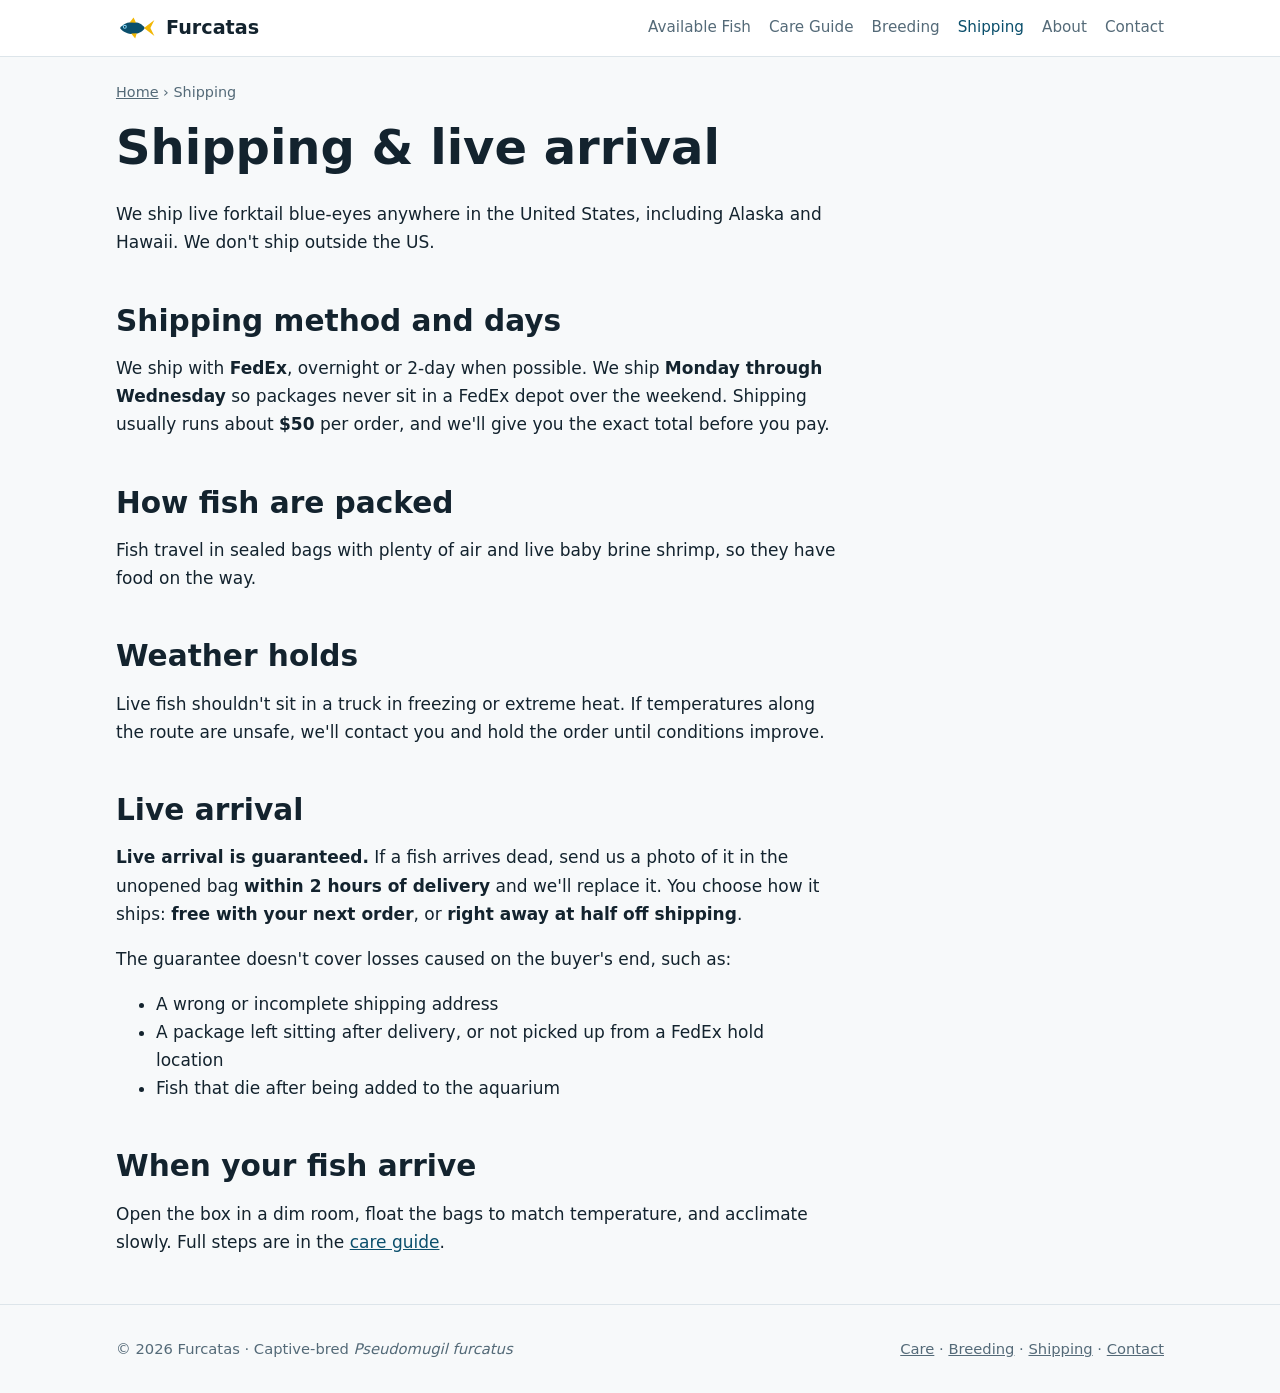
<file: shipping/index.html>
<!doctype html>
<html lang="en">
<head>
  <meta charset="utf-8">
  <meta name="viewport" content="width=device-width, initial-scale=1">
  <title>Live Fish Shipping & Arrival Policy | Furcatas</title>
  <meta name="description" content="How Furcatas ships live forktail blue-eye rainbowfish across the USA: shipping days, packing, weather holds, and our live-arrival policy.">
  <link rel="canonical" href="https://furcatas.com/shipping/">
  <link rel="icon" href="/img/logo.svg" type="image/svg+xml">
  <link rel="stylesheet" href="/css/style.css">
  <meta property="og:type" content="website">
  <meta property="og:site_name" content="Furcatas">
  <meta property="og:title" content="Live Fish Shipping & Arrival Policy | Furcatas">
  <meta property="og:description" content="How Furcatas ships live forktail blue-eye rainbowfish across the USA: shipping days, packing, weather holds, and our live-arrival policy.">
  <meta property="og:url" content="https://furcatas.com/shipping/">
  <script type="application/ld+json">
  {
    "@context": "https://schema.org",
    "@type": "BreadcrumbList",
    "itemListElement": [
      { "@type": "ListItem", "position": 1, "name": "Home", "item": "https://furcatas.com/" },
      { "@type": "ListItem", "position": 2, "name": "Shipping", "item": "https://furcatas.com/shipping/" }
    ]
  }
  </script>
</head>
<body>
  <header class="site-header">
    <div class="wrap">
      <a class="logo" href="/"><img src="/img/logo.svg" alt="" width="40" height="24">Furcatas</a>
      <nav aria-label="Main">
        <ul class="nav">
          <li><a href="/available/">Available Fish</a></li>
          <li><a href="/forktail-blue-eye-care/">Care Guide</a></li>
          <li><a href="/breeding-forktail-blue-eyes/">Breeding</a></li>
          <li><a href="/shipping/" aria-current="page">Shipping</a></li>
          <li><a href="/about/">About</a></li>
          <li><a href="/contact/">Contact</a></li>
        </ul>
      </nav>
    </div>
  </header>

  <main class="wrap">
    <p class="breadcrumb"><a href="/">Home</a> › Shipping</p>
    <div class="prose">
      <h1>Shipping &amp; live arrival</h1>
      <p>We ship live forktail blue-eyes anywhere in the United States, including Alaska and Hawaii. We don't ship outside the US.</p>

      <h2>Shipping method and days</h2>
      <p>We ship with <strong>FedEx</strong>, overnight or 2-day when possible. We ship <strong>Monday through Wednesday</strong> so packages never sit in a FedEx depot over the weekend. Shipping usually runs about <strong>$50</strong> per order, and we'll give you the exact total before you pay.</p>

      <h2>How fish are packed</h2>
      <p>Fish travel in sealed bags with plenty of air and live baby brine shrimp, so they have food on the way.</p>

      <h2>Weather holds</h2>
      <p>Live fish shouldn't sit in a truck in freezing or extreme heat. If temperatures along the route are unsafe, we'll contact you and hold the order until conditions improve.</p>

      <h2>Live arrival</h2>
      <p><strong>Live arrival is guaranteed.</strong> If a fish arrives dead, send us a photo of it in the unopened bag <strong>within 2 hours of delivery</strong> and we'll replace it. You choose how it ships: <strong>free with your next order</strong>, or <strong>right away at half off shipping</strong>.</p>
      <p>The guarantee doesn't cover losses caused on the buyer's end, such as:</p>
      <ul>
        <li>A wrong or incomplete shipping address</li>
        <li>A package left sitting after delivery, or not picked up from a FedEx hold location</li>
        <li>Fish that die after being added to the aquarium</li>
      </ul>

      <h2>When your fish arrive</h2>
      <p>Open the box in a dim room, float the bags to match temperature, and acclimate slowly. Full steps are in the <a href="/forktail-blue-eye-care/#acclimating">care guide</a>.</p>
    </div>
  </main>

  <footer class="site-footer">
    <div class="wrap">
      <span>© 2026 Furcatas · Captive-bred <em>Pseudomugil furcatus</em></span>
      <span><a href="/forktail-blue-eye-care/">Care</a> · <a href="/breeding-forktail-blue-eyes/">Breeding</a> · <a href="/shipping/">Shipping</a> · <a href="/contact/">Contact</a></span>
    </div>
  </footer>
</body>
</html>
</file>
<file: css/style.css>
:root {
  --bg: #f7f9fa;
  --surface: #ffffff;
  --text: #13232e;
  --muted: #546a78;
  --line: #dde5ea;
  --brand: #0b4f6c;
  --brand-ink: #ffffff;
  --accent: #f2b705;
  --accent-ink: #13232e;
  --todo-bg: #fff4cc;
  --todo-ink: #6b4e00;
  --radius: 10px;
  --max: 1080px;
}
@media (prefers-color-scheme: dark) {
  :root {
    --bg: #0d1820;
    --surface: #13222c;
    --text: #e6eef2;
    --muted: #9fb3bf;
    --line: #23384a;
    --brand: #3fa7d0;
    --brand-ink: #0d1820;
    --accent: #f5c63c;
    --todo-bg: #3a3000;
    --todo-ink: #ffe28a;
  }
}

*, *::before, *::after { box-sizing: border-box; }
html { -webkit-text-size-adjust: 100%; }
body {
  margin: 0;
  background: var(--bg);
  color: var(--text);
  font: 17px/1.65 system-ui, -apple-system, "Segoe UI", Roboto, sans-serif;
}
img { max-width: 100%; height: auto; display: block; }
a { color: var(--brand); }
h1, h2, h3 { line-height: 1.2; margin: 1.6em 0 .5em; }
h1 { font-size: clamp(2rem, 5vw, 3rem); margin-top: .3em; }
h2 { font-size: clamp(1.4rem, 3vw, 1.85rem); }
h3 { font-size: 1.15rem; }
p, ul, ol { margin: 0 0 1em; }

.wrap { max-width: var(--max); margin: 0 auto; padding: 0 16px; }
.prose { max-width: 720px; }

/* Header */
.site-header { background: var(--surface); border-bottom: 1px solid var(--line); }
.site-header .wrap { display: flex; align-items: center; justify-content: space-between; gap: 16px; flex-wrap: wrap; padding-top: 12px; padding-bottom: 12px; }
.logo { display: flex; align-items: center; gap: 10px; font-weight: 700; font-size: 1.2rem; color: var(--text); text-decoration: none; }
.logo svg { width: 40px; height: 24px; }
.nav { display: flex; flex-wrap: wrap; gap: 4px 18px; list-style: none; margin: 0; padding: 0; font-size: .95rem; }
.nav a { color: var(--muted); text-decoration: none; }
.nav a:hover, .nav a[aria-current="page"] { color: var(--brand); }

/* Hero */
.hero { background: linear-gradient(160deg, #0b4f6c 0%, #083247 100%); color: #fff; padding: 64px 0 72px; }
.hero h1 { margin-top: 0; }
.hero p { font-size: 1.15rem; max-width: 640px; color: #d6e8f0; }
.hero .sci { font-style: italic; color: var(--accent); }

.btn { display: inline-block; padding: 12px 22px; border-radius: 999px; font-weight: 600; text-decoration: none; margin: 8px 8px 0 0; }
.btn-primary { background: var(--accent); color: var(--accent-ink); }
.btn-ghost { border: 1.5px solid currentColor; color: inherit; }

/* Sections */
section { padding: 40px 0; }
.cards { display: grid; grid-template-columns: repeat(auto-fit, minmax(240px, 1fr)); gap: 20px; }
.card { background: var(--surface); border: 1px solid var(--line); border-radius: var(--radius); padding: 22px; }
.card h3 { margin-top: 0; }
.card a.more { font-weight: 600; text-decoration: none; }

.facts { width: 100%; border-collapse: collapse; background: var(--surface); border: 1px solid var(--line); border-radius: var(--radius); overflow: hidden; margin: 0 0 1.5em; }
.facts th, .facts td { text-align: left; padding: 10px 14px; border-bottom: 1px solid var(--line); vertical-align: top; }
.facts th { width: 38%; color: var(--muted); font-weight: 600; }
.facts tr:last-child th, .facts tr:last-child td { border-bottom: 0; }

.breadcrumb { font-size: .9rem; color: var(--muted); margin: 24px 0 0; }
.breadcrumb a { color: var(--muted); }

.photo-slot { aspect-ratio: 3 / 2; border: 2px dashed var(--line); border-radius: var(--radius); display: grid; place-items: center; color: var(--muted); text-align: center; padding: 16px; background: var(--surface); }

/* Visible placeholder for info only the owner can supply. Remove before launch. */
.todo { background: var(--todo-bg); color: var(--todo-ink); padding: 1px 6px; border-radius: 4px; font-size: .92em; }

form .field { margin-bottom: 16px; }
label { display: block; font-weight: 600; margin-bottom: 4px; }
input, select, textarea { width: 100%; padding: 10px 12px; font: inherit; color: var(--text); background: var(--surface); border: 1px solid var(--line); border-radius: 8px; }
button { font: inherit; cursor: pointer; border: 0; }

.site-footer { border-top: 1px solid var(--line); margin-top: 48px; padding: 32px 0; color: var(--muted); font-size: .92rem; }
.site-footer .wrap { display: flex; flex-wrap: wrap; justify-content: space-between; gap: 16px; }
.site-footer a { color: var(--muted); }
</file>
